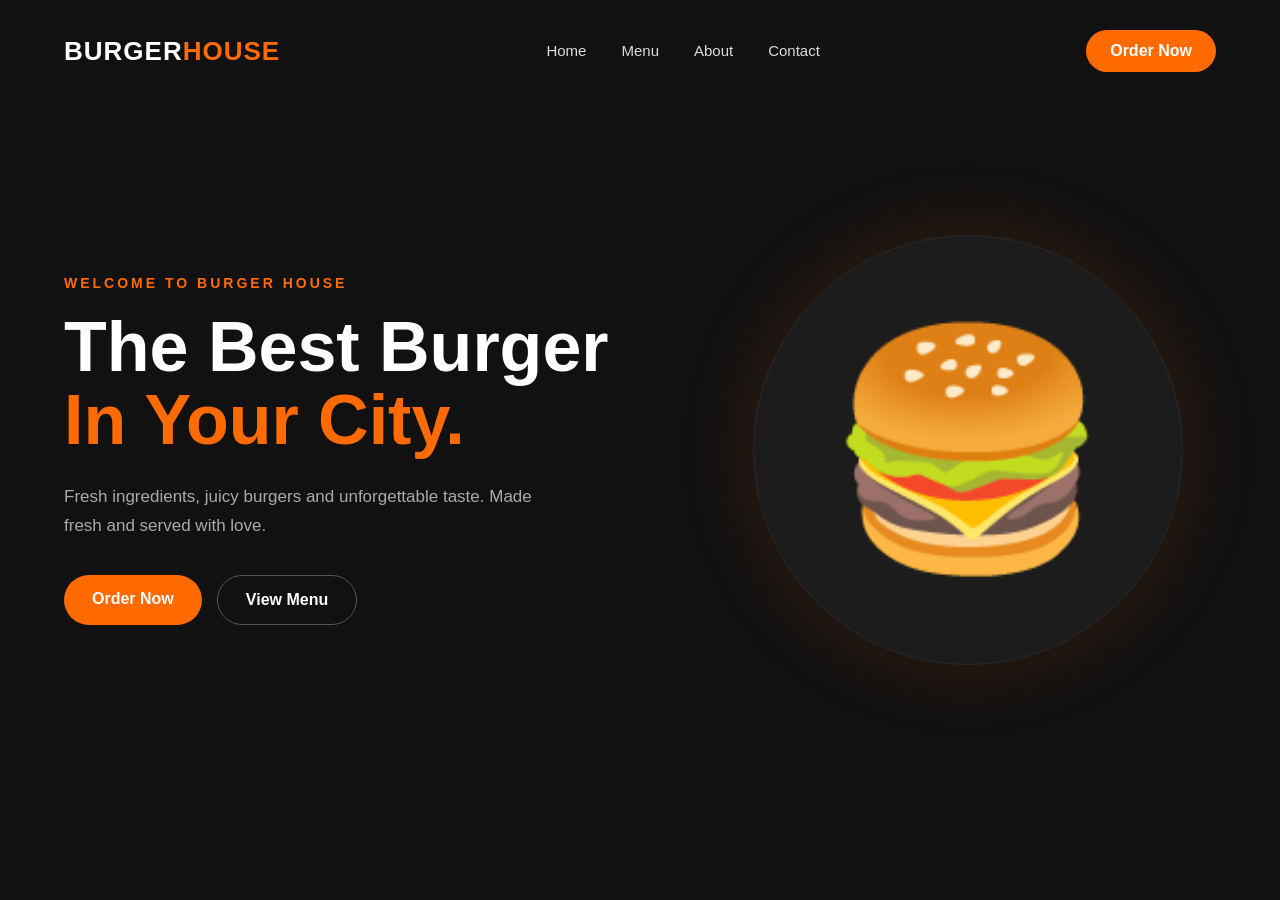
<file: index.html>
<!DOCTYPE html>
<html lang="en">

<head>
    <meta charset="UTF-8">
    <meta name="viewport" content="width=device-width, initial-scale=1.0">

    <title>Burger House</title>

    <!-- External CSS -->
    <link rel="stylesheet" href="/Css/style.Css">
</head>

<body>

    <!-- ================= NAVBAR ================= -->

    <header>
        <nav class="navbar">

            <a href="index.html" class="logo">
                BURGER<span>HOUSE</span>
            </a>

            <ul class="nav-links">
                <li><a href="index.html">Home</a></li>
                <li><a href="menu.html">Menu</a></li>
                <li><a href="about.html">About</a></li>
                <li><a href="contact.html">Contact</a></li>
            </ul>

            <a href="menu.html" class="order-btn">
                Order Now
            </a>

        </nav>
    </header>


    <!-- ================= HERO ================= -->

    <main>

        <section class="hero">

            <div class="hero-content">

                <p class="small-title">
                    WELCOME TO BURGER HOUSE
                </p>

                <h1>
                    The Best Burger
                    <span>In Your City.</span>
                </h1>

                <p class="description">
                    Fresh ingredients, juicy burgers and unforgettable
                    taste. Made fresh and served with love.
                </p>

                <div class="hero-buttons">

                    <a href="menu.html" class="primary-btn">
                        Order Now
                    </a>

                    <a href="menu.html" class="secondary-btn">
                        View Menu
                    </a>

                </div>

            </div>


            <!-- Burger -->

            <div class="hero-image">

                <div class="burger-circle">
                    🍔
                </div>

            </div>

        </section>

    </main>

</body>

</html>
</file>
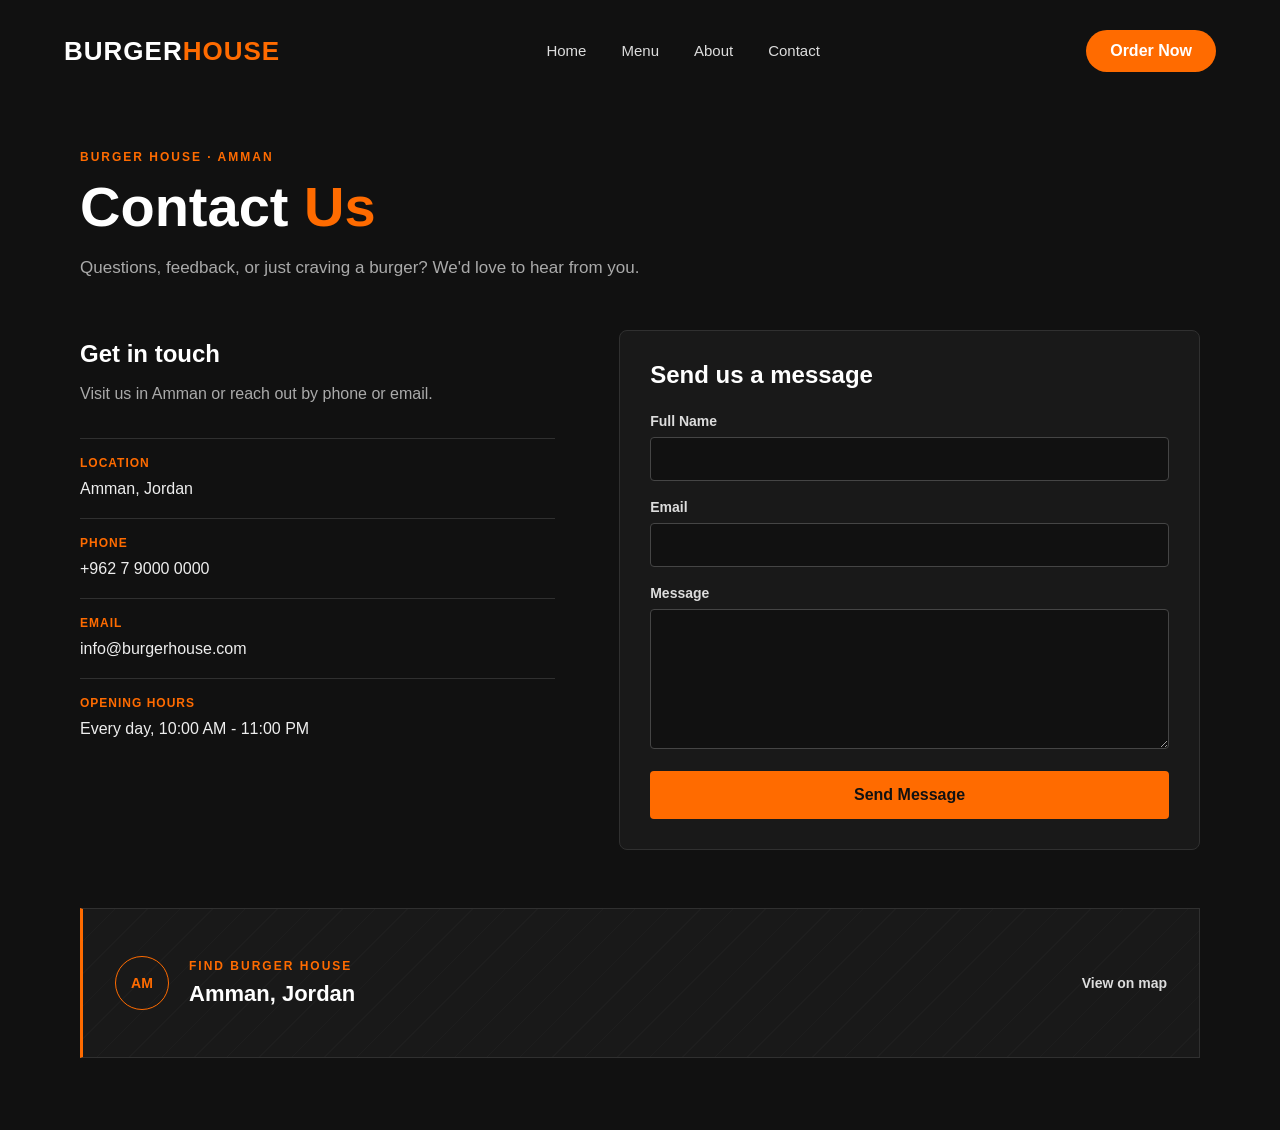
<file: contact.html>
<!DOCTYPE html>
<html lang="en">

<head>
    <meta charset="UTF-8">
    <meta name="viewport" content="width=device-width, initial-scale=1.0">
    <meta name="description"
        content="Contact Burger House in Amman, Jordan. Find our hours, phone number, email, and send us a message.">
    <title>Contact Us | Burger House</title>
    <link rel="stylesheet" href="Css/style.Css">
    <link rel="stylesheet" href="Css/contact.Css">
</head>

<body>
    <header>
        <nav class="navbar" aria-label="Main navigation">
            <a class="logo" href="index.html">BURGER<span>HOUSE</span></a>
            <ul class="nav-links">
                <li><a href="index.html">Home</a></li>
                <li><a href="menu.html">Menu</a></li>
                <li><a href="about.html">About</a></li>
                <li><a href="contact.html" aria-current="page">Contact</a></li>
            </ul>
            <a class="order-btn" href="menu.html">Order Now</a>
        </nav>
    </header>

    <main class="contact-main">
        <section class="contact-intro" aria-labelledby="contact-title">
            <p class="contact-eyebrow">BURGER HOUSE · AMMAN</p>
            <h1 id="contact-title">Contact <span>Us</span></h1>
            <p>Questions, feedback, or just craving a burger? We'd love to hear from you.</p>
        </section>

        <section class="contact-layout" aria-label="Contact information and message form">
            <div class="contact-information">
                <h2>Get in touch</h2>
                <p class="contact-lead">Visit us in Amman or reach out by phone or email.</p>

                <dl class="contact-list">
                    <div>
                        <dt>Location</dt>
                        <dd>Amman, Jordan</dd>
                    </div>
                    <div>
                        <dt>Phone</dt>
                        <dd><a href="tel:+962790000000">+962 7 9000 0000</a></dd>
                    </div>
                    <div>
                        <dt>Email</dt>
                        <dd><a href="mailto:info@burgerhouse.com">info@burgerhouse.com</a></dd>
                    </div>
                    <div>
                        <dt>Opening Hours</dt>
                        <dd>Every day, 10:00 AM - 11:00 PM</dd>
                    </div>
                </dl>
            </div>

            <form class="contact-form" action="mailto:info@burgerhouse.com" method="post" enctype="text/plain">
                <h2>Send us a message</h2>

                <label for="full-name">Full Name</label>
                <input id="full-name" name="Full Name" type="text" autocomplete="name" required>

                <label for="email">Email</label>
                <input id="email" name="Email" type="email" autocomplete="email" required>

                <label for="message">Message</label>
                <textarea id="message" name="Message" rows="5" required></textarea>

                <button type="submit">Send Message</button>
            </form>
        </section>

        <section class="location-section" aria-labelledby="location-title">
            <div class="location-symbol" aria-hidden="true">AM</div>
            <div>
                <p class="contact-eyebrow">FIND BURGER HOUSE</p>
                <h2 id="location-title">Amman, Jordan</h2>
            </div>
            <a href="https://maps.google.com/?q=Amman%2C+Jordan" target="_blank" rel="noopener noreferrer">View on
                map</a>
        </section>
    </main>
</body>

</html>
</file>
<file: Css/style.Css>
* {
    margin: 0;
    padding: 0;
    box-sizing: border-box;
}

body {
    font-family: Arial, sans-serif;
    background: #111;
    color: white;
}

a {
    text-decoration: none;
    color: inherit;
}

ul {
    list-style: none;
}

/* ================= NAVBAR ================= */

header {
    position: absolute;
    width: 100%;
    top: 0;
    left: 0;
    z-index: 10;
}

.navbar {
    width: 90%;
    max-width: 1200px;
    margin: auto;

    display: flex;
    align-items: center;
    justify-content: space-between;

    padding: 30px 0;
}

.logo {
    font-size: 26px;
    font-weight: 800;
    letter-spacing: 1px;
}

.logo span {
    color: #ff6b00;
}

.nav-links {
    display: flex;
    gap: 35px;
}

.nav-links a {
    color: #ddd;
    font-size: 15px;
    transition: 0.3s;
}

.nav-links a:hover {
    color: #ff6b00;
}

.order-btn {
    background: #ff6b00;
    padding: 12px 24px;
    border-radius: 30px;
    font-weight: bold;
    transition: 0.3s;
}

.order-btn:hover {
    background: #ff8533;
    transform: translateY(-2px);
}

/* ================= HERO ================= */

.hero {
    min-height: 100vh;
    width: 90%;
    max-width: 1200px;
    margin: auto;

    display: flex;
    align-items: center;
    justify-content: space-between;

    gap: 50px;
}

.hero-content {
    width: 55%;
}

.small-title {
    color: #ff6b00;
    font-size: 14px;
    font-weight: bold;
    letter-spacing: 3px;
    margin-bottom: 20px;
}

.hero h1 {
    font-size: 70px;
    line-height: 1.05;
    margin-bottom: 25px;
}

.hero h1 span {
    display: block;
    color: #ff6b00;
}

.description {
    max-width: 500px;
    color: #aaa;
    font-size: 17px;
    line-height: 1.7;
    margin-bottom: 35px;
}

/* ================= BUTTONS ================= */

.hero-buttons {
    display: flex;
    gap: 15px;
}

.primary-btn,
.secondary-btn {
    padding: 15px 28px;
    border-radius: 30px;
    font-weight: bold;
    transition: 0.3s;
}

.primary-btn {
    background: #ff6b00;
}

.primary-btn:hover {
    background: #ff8533;
    transform: translateY(-3px);
}

.secondary-btn {
    border: 1px solid #555;
    color: white;
}

.secondary-btn:hover {
    border-color: #ff6b00;
    color: #ff6b00;
}

/* ================= BURGER ================= */

.hero-image {
    width: 45%;

    display: flex;
    justify-content: center;
    align-items: center;
}

.burger-circle {
    width: 430px;
    height: 430px;

    border-radius: 50%;

    background: #1c1c1c;

    display: flex;
    align-items: center;
    justify-content: center;

    font-size: 230px;

    box-shadow:
        0 0 80px rgba(255, 107, 0, 0.15);

    border: 1px solid #292929;
}

/* ================= RESPONSIVE ================= */

@media (max-width: 800px) {

    .nav-links {
        display: none;
    }

    .hero {
        flex-direction: column;
        justify-content: center;
        text-align: center;

        padding-top: 120px;
    }

    .hero-content {
        width: 100%;
    }

    .hero-image {
        width: 100%;
    }

    .hero h1 {
        font-size: 48px;
    }

    .description {
        margin-left: auto;
        margin-right: auto;
    }

    .hero-buttons {
        justify-content: center;
    }

    .burger-circle {
        width: 280px;
        height: 280px;
        font-size: 150px;
    }

}

@media (max-width: 520px) {

}
</file>
<file: Css/contact.Css>
.contact-main {
    width: min(90%, 1120px);
    margin: auto;
    padding: 150px 0 72px;
}

.contact-intro {
    max-width: 700px;
    margin-bottom: 48px;
}

.contact-eyebrow {
    color: #ff6b00;
    font-size: 12px;
    font-weight: 700;
    letter-spacing: 2px;
}

.contact-intro h1 {
    margin-top: 12px;
    font-size: 56px;
    line-height: 1.1;
}

.contact-intro h1 span {
    color: #ff6b00;
}

.contact-intro > p:last-child {
    max-width: 560px;
    margin-top: 16px;
    color: #aaa;
    font-size: 17px;
    line-height: 1.7;
}

.contact-layout {
    display: grid;
    grid-template-columns: 0.9fr 1.1fr;
    gap: 64px;
    align-items: start;
}

.contact-information {
    padding-top: 10px;
}

.contact-information h2,
.contact-form h2 {
    font-size: 24px;
}

.contact-lead {
    margin-top: 12px;
    color: #aaa;
    line-height: 1.7;
}

.contact-list {
    margin-top: 30px;
}

.contact-list div {
    padding: 17px 0;
    border-top: 1px solid #303030;
}

.contact-list dt {
    margin-bottom: 7px;
    color: #ff6b00;
    font-size: 12px;
    font-weight: 700;
    letter-spacing: 1px;
    text-transform: uppercase;
}

.contact-list dd {
    color: #eee;
    line-height: 1.5;
}

.contact-list a:hover {
    color: #ff8533;
}

.contact-form {
    padding: 30px;
    border: 1px solid #303030;
    border-radius: 8px;
    background: #191919;
}

.contact-form h2 {
    margin-bottom: 24px;
}

.contact-form label {
    display: block;
    margin: 18px 0 8px;
    color: #ddd;
    font-size: 14px;
    font-weight: 700;
}

.contact-form input,
.contact-form textarea {
    display: block;
    width: 100%;
    padding: 12px 13px;
    border: 1px solid #454545;
    border-radius: 4px;
    background: #111;
    color: #fff;
    font: inherit;
}

.contact-form textarea {
    min-height: 140px;
    resize: vertical;
}

.contact-form input:focus,
.contact-form textarea:focus {
    border-color: #ff6b00;
    outline: 2px solid rgba(255, 107, 0, 0.25);
}

.contact-form button {
    width: 100%;
    min-height: 48px;
    margin-top: 22px;
    border: 0;
    border-radius: 4px;
    background: #ff6b00;
    color: #111;
    font: inherit;
    font-weight: 700;
    cursor: pointer;
    transition: background 0.2s, transform 0.2s;
}

.contact-form button:hover {
    background: #ff8533;
    transform: translateY(-2px);
}

.location-section {
    min-height: 150px;
    margin-top: 58px;
    padding: 28px 32px;
    border: 1px solid #303030;
    border-left: 3px solid #ff6b00;
    background-color: #191919;
    background-image: repeating-linear-gradient(135deg, transparent 0 22px, rgba(255, 255, 255, 0.018) 22px 23px);
    display: flex;
    align-items: center;
    gap: 20px;
}

.location-symbol {
    width: 54px;
    height: 54px;
    flex: 0 0 auto;
    border: 1px solid #ff6b00;
    border-radius: 50%;
    display: grid;
    place-items: center;
    color: #ff6b00;
    font-size: 14px;
    font-weight: 800;
}

.location-section h2 {
    margin-top: 8px;
    font-size: 22px;
}

.location-section > a {
    margin-left: auto;
    color: #ddd;
    font-size: 14px;
    font-weight: 700;
    white-space: nowrap;
}

.location-section > a span {
    margin-left: 5px;
    color: #ff6b00;
}

.location-section > a:hover {
    color: #ff8533;
}

.contact-form button:focus-visible,
.location-section a:focus-visible,
.contact-list a:focus-visible {
    outline: 2px solid #fff;
    outline-offset: 3px;
}

@media (max-width: 800px) {
    .contact-layout {
        grid-template-columns: 1fr 1fr;
        gap: 32px;
    }
}

@media (max-width: 620px) {
    .contact-main {
        padding-top: 135px;
    }

    .contact-intro {
        margin-bottom: 34px;
    }

    .contact-intro h1 {
        font-size: 44px;
    }

    .contact-intro > p:last-child {
        font-size: 16px;
    }

    .contact-layout {
        grid-template-columns: 1fr;
        gap: 24px;
    }

    .contact-form {
        padding: 22px;
    }

    .location-section {
        min-height: 0;
        margin-top: 36px;
        padding: 22px 18px;
        flex-wrap: wrap;
        gap: 14px;
    }

    .location-section h2 {
        font-size: 19px;
    }

    .location-section > a {
        width: 100%;
        margin-left: 68px;
    }
}
</file>
